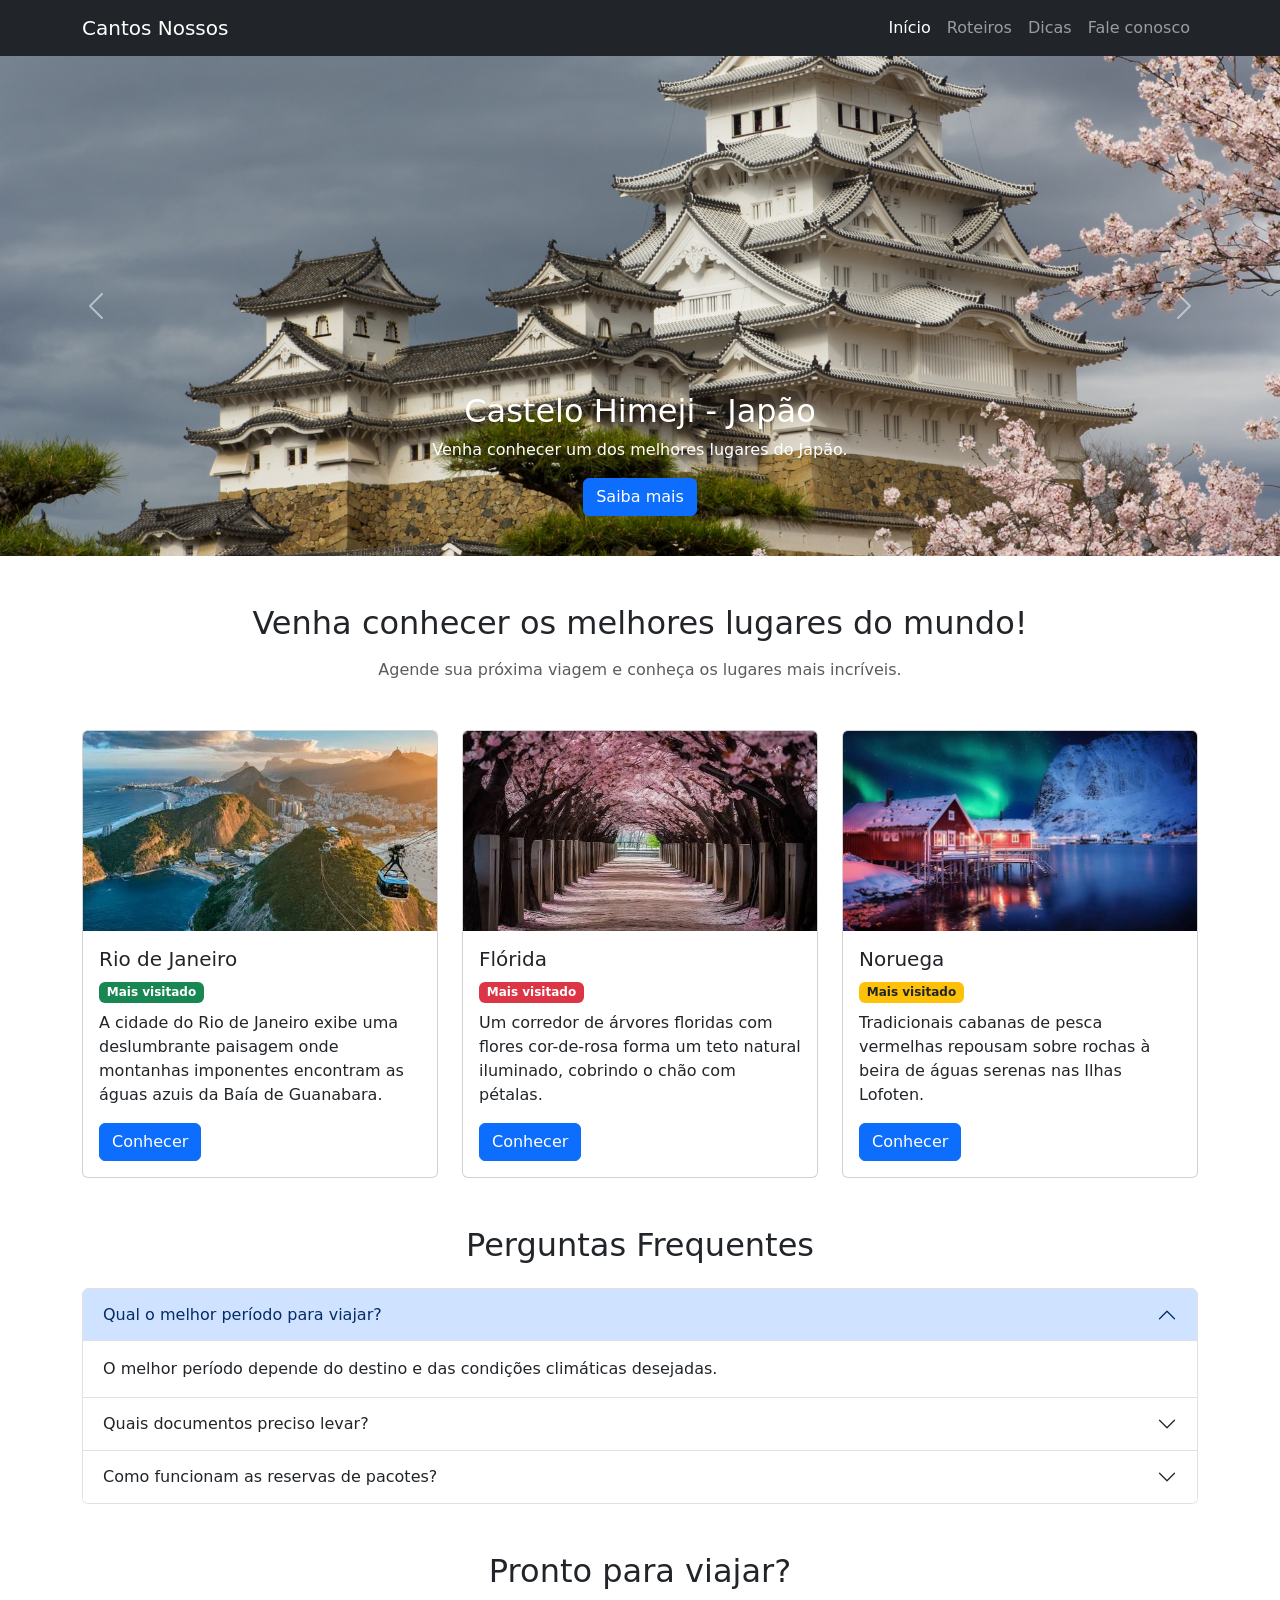
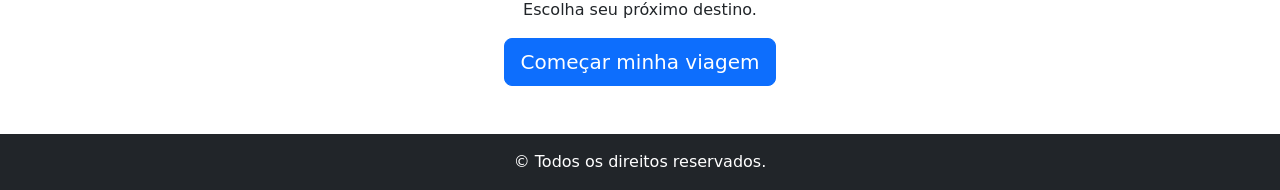
<file: index.html>
<!DOCTYPE html>
<html lang="pt-br">

<head>
    <meta charset="UTF-8">
    <meta name="viewport" content="width=device-width, initial-scale=1.0">
    <title>Cantos Nossos</title>
    <!-- CSS do Bootstrap -->
    <link href="https://cdn.jsdelivr.net/npm/bootstrap@5.3.3/dist/css/bootstrap.min.css" rel="stylesheet">
    <!-- CSS Personalizado -->
    <link rel="stylesheet" href="style.css">
</head>

<body>

    <header>
        <nav class="navbar navbar-expand-lg bg-dark navbar-dark">
            <div class="container">
                <a class="navbar-brand" href="#">Cantos Nossos</a>
                <button class="navbar-toggler" type="button" data-bs-toggle="collapse" data-bs-target="#navbarNav">
                    <span class="navbar-toggler-icon"></span>
                </button>
                <div class="collapse navbar-collapse" id="navbarNav">
                    <div class="navbar-nav ms-auto">
                        <a class="nav-link active" href="/index.html">Início</a>
                        <a class="nav-link" href="/PAGES/roteiro.html">Roteiros</a>
                        <a class="nav-link" href="/PAGES/dicas.html">Dicas</a>
                        <a class="nav-link" href="/PAGES/conosco.html">Fale conosco</a>
                    </div>
                </div>
            </div>
        </nav>
    </header>

    <main>
        <!-- Carrossel -->
        <div id="carouselTurismo" class="carousel slide" data-bs-ride="carousel">
            <div class="carousel-inner">
                <div class="carousel-item active">
                    <img src="./assets/img/castelo.jpg" class="d-block w-100" alt="Castelo Himeji no Japão"
                        style="height: 500px; object-fit: cover;">
                    <div class="carousel-caption d-none d-md-block">
                        <h2>Castelo Himeji - Japão</h2>
                        <p>Venha conhecer um dos melhores lugares do Japão.</p>
                        <button class="btn btn-primary">Saiba mais</button>
                    </div>
                </div>

                <div class="carousel-item">
                    <img src="./assets/img/montanha.jpg" class="d-block w-100" alt="Parque Nacional Banff no Canadá"
                        style="height: 500px; object-fit: cover;">
                    <div class="carousel-caption d-none d-md-block">
                        <h2>Parque Nacional Banff - Canadá</h2>
                        <p>Montanhas impressionantes, florestas e lagos de cor azul-turquesa intensa.</p>
                        <button class="btn btn-primary">Saiba mais</button>
                    </div>
                </div>

                <div class="carousel-item">
                    <img src="./assets/img/por-do-sol-angkor-wat-camboja.jpg" class="d-block w-100"
                        alt="Templo Angkor Wat no Camboja" style="height: 500px; object-fit: cover;">
                    <div class="carousel-caption d-none d-md-block">
                        <h2>Angkor Wat - Camboja</h2>
                        <p>Cinco torres centrais de arenito, pátios de pedra, escadarias íngremes e galerias com relevos fascinantes.</p>
                        <button class="btn btn-primary">Saiba mais</button>
                    </div>
                </div>
            </div>

            <!-- Controles do Carrossel -->
            <button class="carousel-control-prev" type="button" data-bs-target="#carouselTurismo" data-bs-slide="prev">
                <span class="carousel-control-prev-icon" aria-hidden="true"></span>
                <span class="visually-hidden">Anterior</span>
            </button>
            <button class="carousel-control-next" type="button" data-bs-target="#carouselTurismo" data-bs-slide="next">
                <span class="carousel-control-next-icon" aria-hidden="true"></span>
                <span class="visually-hidden">Próximo</span>
            </button>
        </div>

        <!-- Seção de Destaques -->
        <section class="container my-5">
            <h2 class="text-center mb-3">Venha conhecer os melhores lugares do mundo!</h2>
            <p class="text-center text-muted mb-5">Agende sua próxima viagem e conheça os lugares mais incríveis.</p>

            <div class="row g-4">
                <!-- Card Rio -->
                <div class="col-md-4">
                    <div class="card h-100">
                        <img src="./assets/img/paodeacucar.jpg" class="card-img-top"
                            alt="Pão de Açúcar no Rio de Janeiro" style="height: 200px; object-fit: cover;">
                        <div class="card-body">
                            <h5 class="card-title">Rio de Janeiro</h5>
                            <span class="badge bg-success mb-2">Mais visitado</span>
                            <p class="card-text">A cidade do Rio de Janeiro exibe uma deslumbrante paisagem onde montanhas imponentes encontram as águas azuis da Baía de Guanabara.</p>
                            <button class="btn btn-primary" data-bs-toggle="modal" data-bs-target="#modalRio">
                                Conhecer
                            </button>
                        </div>
                    </div>
                </div>

                <!-- Card Flórida -->
                <div class="col-md-4">
                    <div class="card h-100">
                        <img src="./assets/img/florida.jpg" class="card-img-top" alt="Paisagem na Flórida"
                            style="height: 200px; object-fit: cover;">
                        <div class="card-body">
                            <h5 class="card-title">Flórida</h5>
                            <span class="badge bg-danger mb-2">Mais visitado</span>
                            <p class="card-text">Um corredor de árvores floridas com flores cor-de-rosa forma um teto natural iluminado, cobrindo o chão com pétalas.</p>
                            <button class="btn btn-primary" data-bs-toggle="modal" data-bs-target="#modalFlorida">
                                Conhecer
                            </button>
                        </div>
                    </div>
                </div>

                <!-- Card Noruega -->
                <div class="col-md-4">
                    <div class="card h-100">
                        <img src="./assets/img/noruega.jpg" class="card-img-top"
                            alt="Cabanas nas Ilhas Lofoten na Noruega" style="height: 200px; object-fit: cover;">
                        <div class="card-body">
                            <h5 class="card-title">Noruega</h5>
                            <span class="badge bg-warning text-dark mb-2">Mais visitado</span>
                            <p class="card-text">Tradicionais cabanas de pesca vermelhas repousam sobre rochas à beira de águas serenas nas Ilhas Lofoten.</p>
                            <button class="btn btn-primary" data-bs-toggle="modal" data-bs-target="#modalNoruega">
                                Conhecer
                            </button>
                        </div>
                    </div>
                </div>
            </div>
        </section>

        <!-- Modais -->
        <div class="modal fade" id="modalRio" tabindex="-1" aria-hidden="true">
            <div class="modal-dialog">
                <div class="modal-content">
                    <div class="modal-header">
                        <h5 class="modal-title">Rio de Janeiro</h5>
                        <button type="button" class="btn-close" data-bs-dismiss="modal"></button>
                    </div>
                    <img src="./assets/img/paodeacucar.jpg" alt="Rio de Janeiro" class="img-fluid w-100" style="height: 250px; object-fit: cover;">
                    <div class="modal-body">
                        <p>O Rio de Janeiro une praias de fama mundial, montanhas imponentes e uma cultura vibrante em um só lugar. Do topo do Pão de Açúcar ao pôr do sol no Arpoador, descubra o encanto e a energia inesquecível da Cidade Maravilhosa.</p>
                    </div>
                    <div class="modal-footer">
                        <button type="button" class="btn btn-secondary" data-bs-dismiss="modal">Fechar</button>
                    </div>
                </div>
            </div>
        </div>

        <div class="modal fade" id="modalFlorida" tabindex="-1" aria-hidden="true">
            <div class="modal-dialog">
                <div class="modal-content">
                    <div class="modal-header">
                        <h5 class="modal-title">Flórida</h5>
                        <button type="button" class="btn-close" data-bs-dismiss="modal"></button>
                    </div>
                    <img src="./assets/img/florida.jpg" alt="Flórida" class="img-fluid w-100" style="height: 250px; object-fit: cover;">
                    <div class="modal-body">
                        <p>A Flórida encanta com cenários naturais únicos e momentos inesquecíveis. Caminhe por corredores iluminados cobertos por pétalas cor-de-rosa e descubra a beleza e o charme que tornam este lugar verdadeiramente inesquecível.</p>
                    </div>
                    <div class="modal-footer">
                        <button type="button" class="btn btn-secondary" data-bs-dismiss="modal">Fechar</button>
                    </div>
                </div>
            </div>
        </div>

        <div class="modal fade" id="modalNoruega" tabindex="-1" aria-hidden="true">
            <div class="modal-dialog">
                <div class="modal-content">
                    <div class="modal-header">
                        <h5 class="modal-title">Noruega</h5>
                        <button type="button" class="btn-close" data-bs-dismiss="modal"></button>
                    </div>
                    <img src="./assets/img/noruega.jpg" alt="Noruega" class="img-fluid w-100" style="height: 250px; object-fit: cover;">
                    <div class="modal-body">
                        <p>A Noruega surpreende com paisagens épicas e cenários dignos de cinema. Dos imponentes fjords esculpidos pela natureza ao espetáculo das auroras boreais, descubra a tranquilidade e a beleza incomparável do extremo norte europeu.</p>
                    </div>
                    <div class="modal-footer">
                        <button type="button" class="btn btn-secondary" data-bs-dismiss="modal">Fechar</button>
                    </div>
                </div>
            </div>
        </div>

        <!-- Seção FAQ -->
        <section class="container my-5">
            <h2 class="text-center mb-4">Perguntas Frequentes</h2>
            <div class="accordion" id="faq">
                <div class="accordion-item">
                    <h2 class="accordion-header">
                        <button class="accordion-button" type="button" data-bs-toggle="collapse" data-bs-target="#pergunta1">
                            Qual o melhor período para viajar?
                        </button>
                    </h2>
                    <div id="pergunta1" class="accordion-collapse collapse show" data-bs-parent="#faq">
                        <div class="accordion-body">
                            O melhor período depende do destino e das condições climáticas desejadas.
                        </div>
                    </div>
                </div>

                <div class="accordion-item">
                    <h2 class="accordion-header">
                        <button class="accordion-button collapsed" type="button" data-bs-toggle="collapse" data-bs-target="#pergunta2">
                            Quais documentos preciso levar?
                        </button>
                    </h2>
                    <div id="pergunta2" class="accordion-collapse collapse" data-bs-parent="#faq">
                        <div class="accordion-body">
                            Para viagens nacionais, documento de identidade oficial com foto. Para viagens internacionais, passaporte válido e vistos dependendo do país.
                        </div>
                    </div>
                </div>

                <div class="accordion-item">
                    <h2 class="accordion-header">
                        <button class="accordion-button collapsed" type="button" data-bs-toggle="collapse" data-bs-target="#pergunta3">
                            Como funcionam as reservas de pacotes?
                        </button>
                    </h2>
                    <div id="pergunta3" class="accordion-collapse collapse" data-bs-parent="#faq">
                        <div class="accordion-body">
                            Você pode selecionar o destino de interesse e solicitar o contato de nossa equipe de atendimento para personalizar a viagem.
                        </div>
                    </div>
                </div>
            </div>
        </section>

        <!-- Call to Action Final -->
        <section class="container text-center my-5">
            <h2>Pronto para viajar?</h2>
            <p>Escolha seu próximo destino.</p>
            <a href="/PAGES/roteiro.html"><button class="btn btn-primary btn-lg">Começar minha viagem</button></a>
        </section>
    </main>

    <footer class="bg-dark text-white text-center py-3 mt-5">
        <p class="mb-0">&copy; Todos os direitos reservados.</p>
    </footer>

    <!-- JavaScript do Bootstrap -->
    <script src="https://cdn.jsdelivr.net/npm/bootstrap@5.3.3/dist/js/bootstrap.bundle.min.js"></script>
</body>

</html>
</file>
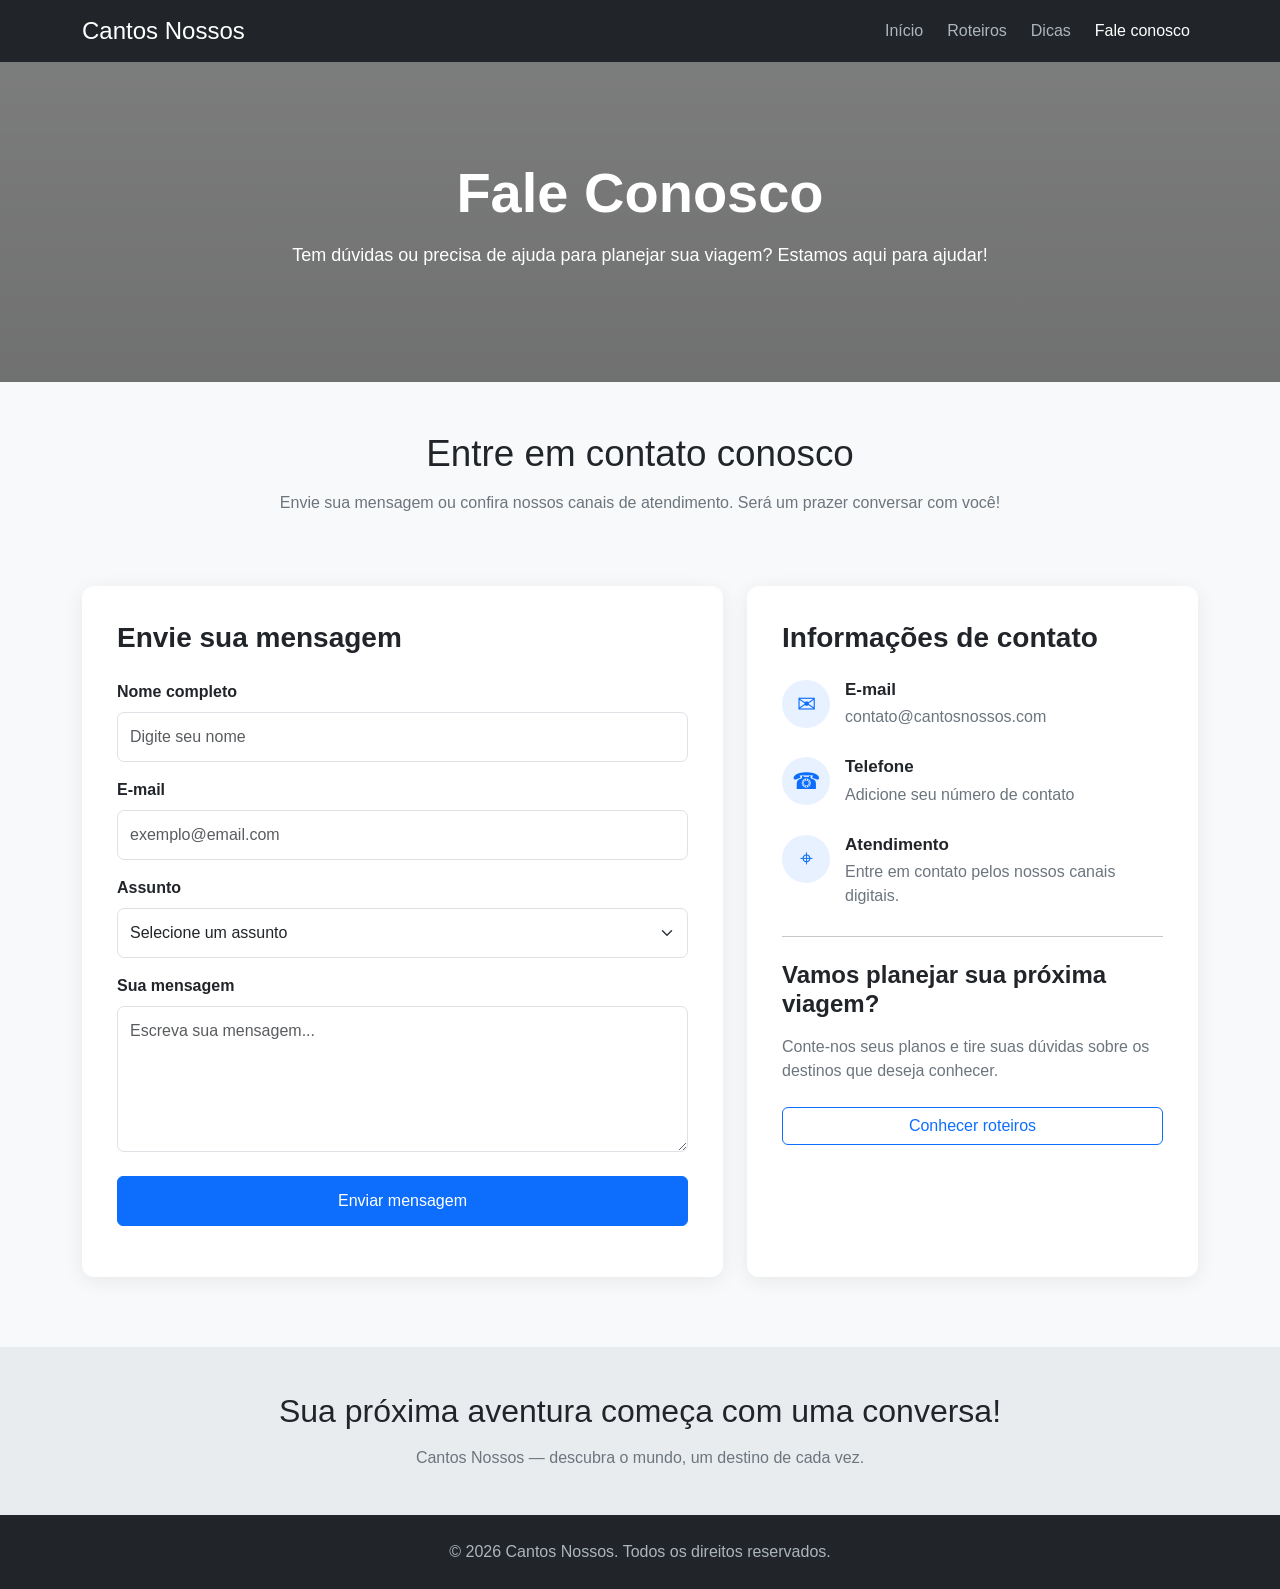
<file: PAGES/conosco.html>
<!DOCTYPE html>
<html lang="pt-BR">
<head>
    <meta charset="UTF-8">
    <meta name="viewport" content="width=device-width, initial-scale=1.0">

    <title>Fale Conosco | Cantos Nossos</title>

    <!-- Bootstrap 5 -->
    <link href="https://cdn.jsdelivr.net/npm/bootstrap@5.3.3/dist/css/bootstrap.min.css"
          rel="stylesheet">

    <style>
        * {
            margin: 0;
            padding: 0;
            box-sizing: border-box;
        }

        body {
            font-family: Arial, sans-serif;
            background-color: #f8f9fa;
            color: #212529;
        }

        /* Menu */
        .navbar {
            background-color: #212529;
        }

        .navbar-brand {
            font-size: 24px;
            color: white;
        }

        .navbar-brand:hover {
            color: white;
        }

        .navbar .nav-link {
            color: #adb5bd;
            transition: 0.3s;
        }

        .navbar .nav-link:hover,
        .navbar .nav-link.active {
            color: white;
        }

        /* Banner */
        .banner {
            min-height: 320px;
            display: flex;
            align-items: center;
            justify-content: center;
            text-align: center;
            padding: 60px 20px;
            color: white;

            background:
                linear-gradient(rgba(0, 0, 0, 0.5),
                                rgba(0, 0, 0, 0.55)),
                url("https://images.unsplash.com/photo-1464822759023-fed622ff2c3b?auto=format&fit=crop&w=2000&q=85")
                center / cover no-repeat;
        }

        .banner h1 {
            font-size: clamp(2rem, 5vw, 3.5rem);
            font-weight: bold;
        }

        .banner p {
            font-size: 18px;
            margin-top: 15px;
        }

        /* Introdução */
        .introducao {
            text-align: center;
            padding: 50px 15px 30px;
        }

        .introducao h2 {
            font-size: clamp(1.7rem, 4vw, 2.3rem);
            margin-bottom: 15px;
        }

        .introducao p {
            color: #6c757d;
        }

        /* Área de contato */
        .contato {
            padding: 25px 0 70px;
        }

        .contato-box {
            background-color: white;
            padding: 35px;
            border-radius: 12px;
            height: 100%;
            box-shadow: 0 4px 20px rgba(0, 0, 0, 0.07);
        }

        .contato-box h3 {
            font-weight: bold;
            margin-bottom: 25px;
        }

        .form-label {
            font-weight: 600;
        }

        .form-control,
        .form-select {
            padding: 12px;
            border-radius: 7px;
        }

        .form-control:focus,
        .form-select:focus {
            border-color: #86b7fe;
            box-shadow: 0 0 0 0.2rem rgba(13, 110, 253, 0.15);
        }

        .btn-enviar {
            padding: 12px 25px;
            width: 100%;
        }

        /* Informações */
        .info-item {
            display: flex;
            align-items: flex-start;
            gap: 15px;
            margin-bottom: 28px;
        }

        .info-icone {
            min-width: 48px;
            height: 48px;
            display: flex;
            align-items: center;
            justify-content: center;
            border-radius: 50%;
            background-color: #e7f1ff;
            color: #0d6efd;
            font-size: 23px;
        }

        .info-item h4 {
            font-size: 17px;
            font-weight: bold;
            margin-bottom: 5px;
        }

        .info-item p {
            color: #6c757d;
            margin: 0;
            overflow-wrap: anywhere;
        }

        /* Faixa final */
        .mensagem-final {
            background-color: #e9ecef;
            padding: 45px 20px;
            text-align: center;
        }

        footer {
            background-color: #212529;
            color: #adb5bd;
            text-align: center;
            padding: 25px 15px;
        }

        footer p {
            margin: 0;
        }

        @media (max-width: 576px) {
            .contato-box {
                padding: 24px 18px;
            }

            .banner {
                min-height: 280px;
            }
        }
    </style>
</head>

<body>

    <!-- Menu de navegação -->
    <nav class="navbar navbar-expand-lg navbar-dark sticky-top">
        <div class="container">

            <a class="navbar-brand" href="index.html">
                Cantos Nossos
            </a>

            <button class="navbar-toggler" type="button"
                    data-bs-toggle="collapse"
                    data-bs-target="#menu"
                    aria-controls="menu"
                    aria-expanded="false"
                    aria-label="Abrir menu">

                <span class="navbar-toggler-icon"></span>
            </button>

            <div class="collapse navbar-collapse" id="menu">
                <ul class="navbar-nav ms-auto gap-lg-2">

                    <li class="nav-item">
                        <a class="nav-link" href="index.html">Início</a>
                    </li>

                    <li class="nav-item">
                        <a class="nav-link" href="roteiros.html">Roteiros</a>
                    </li>

                    <li class="nav-item">
                        <a class="nav-link" href="dicas.html">Dicas</a>
                    </li>

                    <li class="nav-item">
                        <a class="nav-link active" href="contato.html">
                            Fale conosco
                        </a>
                    </li>

                </ul>
            </div>
        </div>
    </nav>

    <!-- Banner -->
    <header class="banner">
        <div class="container">

            <h1>Fale Conosco</h1>

            <p>
                Tem dúvidas ou precisa de ajuda para planejar sua viagem?
                Estamos aqui para ajudar!
            </p>

        </div>
    </header>

    <!-- Introdução -->
    <section class="introducao">
        <div class="container">

            <h2>Entre em contato conosco</h2>

            <p>
                Envie sua mensagem ou confira nossos canais de atendimento.
                Será um prazer conversar com você!
            </p>

        </div>
    </section>

    <!-- Conteúdo principal -->
    <main class="contato">
        <div class="container">

            <div class="row g-4">

                <!-- Formulário -->
                <div class="col-12 col-lg-7">
                    <div class="contato-box">

                        <h3>Envie sua mensagem</h3>

                        <form action="#" method="post" id="formContato">

                            <div class="mb-3">
                                <label for="nome" class="form-label">
                                    Nome completo
                                </label>

                                <input type="text"
                                       class="form-control"
                                       id="nome"
                                       name="nome"
                                       placeholder="Digite seu nome"
                                       required>
                            </div>

                            <div class="mb-3">
                                <label for="email" class="form-label">
                                    E-mail
                                </label>

                                <input type="email"
                                       class="form-control"
                                       id="email"
                                       name="email"
                                       placeholder="exemplo@email.com"
                                       required>
                            </div>

                            <div class="mb-3">
                                <label for="assunto" class="form-label">
                                    Assunto
                                </label>

                                <select class="form-select"
                                        id="assunto"
                                        name="assunto"
                                        required>

                                    <option value="" selected disabled>
                                        Selecione um assunto
                                    </option>

                                    <option value="roteiros">
                                        Dúvidas sobre roteiros
                                    </option>

                                    <option value="destinos">
                                        Informações sobre destinos
                                    </option>

                                    <option value="sugestoes">
                                        Sugestões
                                    </option>

                                    <option value="outros">
                                        Outros assuntos
                                    </option>

                                </select>
                            </div>

                            <div class="mb-4">
                                <label for="mensagem" class="form-label">
                                    Sua mensagem
                                </label>

                                <textarea class="form-control"
                                          id="mensagem"
                                          name="mensagem"
                                          rows="5"
                                          placeholder="Escreva sua mensagem..."
                                          required></textarea>
                            </div>

                            <button type="submit"
                                    class="btn btn-primary btn-enviar">
                                Enviar mensagem
                            </button>

                            <p id="aviso" class="mt-3 mb-0"
                               role="status" aria-live="polite"></p>

                        </form>

                    </div>
                </div>

                <!-- Informações de contato -->
                <div class="col-12 col-lg-5">
                    <div class="contato-box">

                        <h3>Informações de contato</h3>

                        <div class="info-item">
                            <div class="info-icone">✉</div>
                            <div>
                                <h4>E-mail</h4>
                                <p>contato@cantosnossos.com</p>
                            </div>
                        </div>

                        <div class="info-item">
                            <div class="info-icone">☎</div>
                            <div>
                                <h4>Telefone</h4>
                                <p>Adicione seu número de contato</p>
                            </div>
                        </div>

                        <div class="info-item">
                            <div class="info-icone">⌖</div>
                            <div>
                                <h4>Atendimento</h4>
                                <p>Entre em contato pelos nossos canais digitais.</p>
                            </div>
                        </div>

                        <hr class="my-4">

                        <h4 class="fw-bold mb-3">
                            Vamos planejar sua próxima viagem?
                        </h4>

                        <p class="text-secondary mb-4">
                            Conte-nos seus planos e tire suas dúvidas
                            sobre os destinos que deseja conhecer.
                        </p>

                        <a href="roteiros.html"
                           class="btn btn-outline-primary w-100">
                            Conhecer roteiros
                        </a>

                    </div>
                </div>

            </div>
        </div>
    </main>

    <!-- Mensagem final -->
    <section class="mensagem-final">
        <div class="container">

            <h2 class="mb-3">Sua próxima aventura começa com uma conversa!</h2>

            <p class="text-secondary mb-0">
                Cantos Nossos — descubra o mundo, um destino de cada vez.
            </p>

        </div>
    </section>

    <!-- Rodapé -->
    <footer>
        <div class="container">
            <p>
                &copy; 2026 Cantos Nossos.
                Todos os direitos reservados.
            </p>
        </div>
    </footer>

    

</body>
</html>
</file>
<file: style.css>
.carousel-item img {

    height: 500px;  
    object-fit: cover;  
} 
  
  
  .card {
  
    height: 100%; 
    transition: 0.3s;  
  }

  .card:hover {

    transform: translateY(-5px);  
  }

footer{
    text-align: center;
}

/* Caixa principal do Modal */

.modal-content {

border: none;

border-radius: 18px;

overflow: hidden;



/* Sombra ao redor da janela */

box-shadow: 0 10px 30px rgba(0, 0, 0, 0.25);

}



/* -----------------------------------------------------​

CABEÇALHO DO MODAL​

----------------------------------------------------- */

.modal-header {

padding: 20px 25px;



/* Remove a linha padrão do Bootstrap */

border-bottom: none;



background-color: #f8f9fa;

}



/* Título do Modal */

.modal-title {

font-size: 1.5rem;

font-weight: 700;

}

/* Corpo do Modal */

.modal-body {

padding: 30px;

font-size: 1rem;

line-height: 1.7;
}



/* Imagem dentro do Modal */

.modal-body img {

width: 100%;

border-radius: 12px;

margin-bottom: 20px;

}


/* Rodapé do Modal */

.modal-footer {
padding: 15px 25px;

border-top: none;

background-color: #f8f9fa;

}


/* Botões do Modal */

.modal .btn {

border-radius: 8px;

padding: 8px 20px;

}

/* -----------------------------------------------------​

CAIXA PRINCIPAL​

----------------------------------------------------- */
/* Cria uma caixa separada para o Accordion. O max-width evita que fique muito largo. */

.faq-box {

max-width: 850px;

  /* Centraliza a caixa */

margin: 0 auto;

  /* Espaçamento interno */

padding: 35px;

  /* Fundo da caixa */

background-color: #ffffff;

  /* Cantos arredondados */

border-radius: 18px;

/* Borda */
border: 1px solid #e9ecef;

  /* Sombra para criar sensação de elevação */

  box-shadow: 0 8px 25px rgba(0, 0, 0, 0.12);
}

/* -----------------------------------------------------​

ÁREA DO ACCORDION​

----------------------------------------------------- */

.faq-box .accordion {
width: 100%;
}
/* -----------------------------------------------------​
CADA PERGUNTA​
----------------------------------------------------- */

.faq-box .accordion-item {

  /* Remove a borda padrão */
border: none;

  /* Espaço entre as perguntas */

margin-bottom: 15px;

  /* Arredonda cada "gaveta" */

border-radius: 12px;

  /* Mantém o conteúdo dentro do arredondamento */

overflow: hidden;

  /* Pequena sombra em cada item */

  box-shadow: 0 3px 10px rgba(0, 0, 0, 0.08);

}

/* EFEITO AO CLICAR */

/* Remove o contorno padrão que aparece quando o botão recebe foco. */

.faq-box .accordion-button:focus {

box-shadow: none;

}



/* ÁREA DA RESPOSTA */

.faq-box .accordion-body {

  /* Espaçamento interno maior */

padding: 25px;

  /* Espaçamento entre linhas */

line-height: 1.7;

  /* Fundo da resposta */

background-color: #ffffff;

}

/* BOTÃO DA PERGUNTA */

.faq-box .accordion-button {

  /* Espaçamento interno */

  padding: 20px 22px;

  /* Tamanho do texto */

  font-size: 1rem;

  /* Deixa a pergunta em destaque */

  font-weight: 600;

  /* Cor de fundo */

  background-color: #f8f9fa;

}



/* PERGUNTA ABERTA */

.faq-box .accordion-button:not(.collapsed) {

  background-color: #e9ecef;

  /* Remove sombra padrão */

  box-shadow: none;

}
</file>
